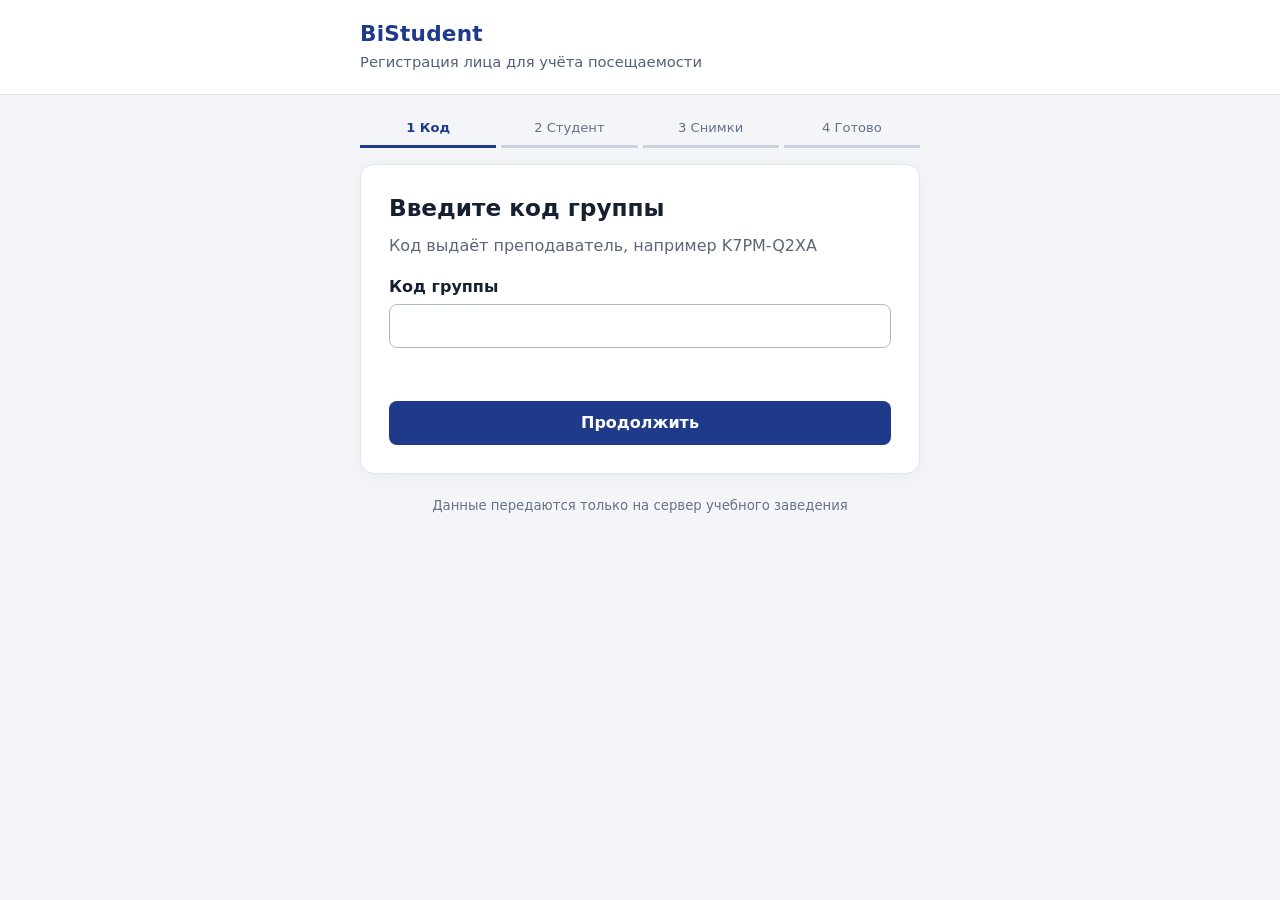
<file: BiStudent.Server/wwwroot/register/index.html>
<!doctype html>
<html lang="ru">
<head>
  <meta charset="utf-8">
  <meta name="viewport" content="width=device-width, initial-scale=1">
  <title>Регистрация лица — BiStudent</title>
  <link rel="stylesheet" href="register.css">
  <script src="register.js" defer></script>
</head>
<body>
  <header class="site-header">
    <div class="shell">
      <strong class="brand">BiStudent</strong>
      <p>Регистрация лица для учёта посещаемости</p>
    </div>
  </header>
  <main class="shell">
    <nav class="steps" aria-label="Шаги регистрации">
      <span data-step-label="1">1 Код</span>
      <span data-step-label="2">2 Студент</span>
      <span data-step-label="3">3 Снимки</span>
      <span data-step-label="4">4 Готово</span>
    </nav>
    <section class="card" id="step-1" aria-labelledby="title-1">
      <h1 id="title-1">Введите код группы</h1>
      <p class="hint">Код выдаёт преподаватель, например K7PM-Q2XA</p>
      <form id="code-form">
        <label for="code">Код группы</label>
        <input id="code" name="code" inputmode="text" autocomplete="off" autocapitalize="characters" maxlength="9" required>
        <p class="error" id="code-error" aria-live="polite"></p>
        <button type="submit" id="code-button">Продолжить</button>
      </form>
    </section>
    <section class="card" id="step-2" aria-labelledby="title-2" hidden>
      <h1 id="title-2">Выберите себя в группе</h1>
      <p id="group-name" class="group-name"></p>
      <p id="expires" class="hint"></p>
      <label for="student-search">Поиск по ФИО</label>
      <input id="student-search" type="search" autocomplete="off" placeholder="Начните вводить фамилию">
      <div id="students" class="student-list" role="radiogroup" aria-label="Студенты группы"></div>
      <p id="replacement-warning" class="notice" hidden>Новые снимки заменят прежние после подтверждения преподавателем.</p>
      <label class="consent">
        <input id="consent" type="checkbox">
        <span>Я подтверждаю, что выбрал(а) себя, и даю согласие на обработку изображения моего лица (биометрических персональных данных) для учёта посещаемости. Снимки видит только преподаватель; полные кадры не сохраняются.</span>
      </label>
      <p class="error" id="student-error" aria-live="polite"></p>
      <button type="button" id="student-next" disabled>Далее</button>
    </section>
    <section class="card" id="step-3" aria-labelledby="title-3" hidden>
      <h1 id="title-3">Сделайте три снимка</h1>
      <p class="hint">Хорошее освещение спереди, без очков от солнца и масок, лицо целиком в рамке.</p>
      <p id="pose" class="pose"></p>
      <div id="camera-mode" hidden>
        <label for="camera-select" id="camera-label" hidden>Камера</label>
        <select id="camera-select" hidden></select>
        <div class="viewfinder">
          <video id="video" autoplay muted playsinline></video>
          <div class="oval" aria-hidden="true"></div>
        </div>
        <button type="button" id="capture">Сделать снимок</button>
      </div>
      <div id="file-mode" hidden>
        <p class="notice">Браузер не дал доступ к камере на этой странице — сделайте три снимка через камеру телефона.</p>
        <div class="file-row"><label for="file-0">1. Смотрите прямо в камеру</label><input id="file-0" type="file" accept="image/*" capture="user"></div>
        <div class="file-row"><label for="file-1">2. Слегка поверните голову влево</label><input id="file-1" type="file" accept="image/*" capture="user"></div>
        <div class="file-row"><label for="file-2">3. Слегка поверните голову вправо</label><input id="file-2" type="file" accept="image/*" capture="user"></div>
      </div>
      <div id="thumbnails" class="thumbnails" aria-label="Сделанные снимки"></div>
      <p class="error" id="submit-error" aria-live="polite"></p>
      <ul class="problems" id="problems"></ul>
      <div class="actions"><button type="button" class="secondary" id="back">Назад</button><button type="button" id="submit" disabled>Отправить</button></div>
    </section>
    <section class="card" id="step-4" aria-labelledby="title-4" hidden>
      <h1 id="title-4">Снимки отправлены</h1>
      <p id="completed-student" class="group-name"></p>
      <p id="completed-message"></p>
      <button type="button" id="another">Зарегистрировать другого студента</button>
    </section>
  </main>
  <footer class="shell">Данные передаются только на сервер учебного заведения</footer>
</body>
</html>
</file>
<file: BiStudent.Server/wwwroot/register/register.css>
:root { color-scheme: light; font-family: system-ui, -apple-system, "Segoe UI", sans-serif; color: #172033; background: #f3f5f9; }
* { box-sizing: border-box; }
body { margin: 0; min-width: 320px; }
button, input, select { font: inherit; }
button, input[type="text"], input[type="search"], select { min-height: 44px; }
button { border: 0; border-radius: 8px; padding: 11px 18px; background: #1f3a8a; color: #fff; font-weight: 650; cursor: pointer; }
button:hover:not(:disabled) { background: #172e70; }
button:disabled { opacity: .55; cursor: not-allowed; }
button:focus-visible, input:focus-visible, select:focus-visible { outline: 3px solid #8ba5f0; outline-offset: 2px; }
button.secondary { background: #e8edf8; color: #1f3a8a; }
button.secondary:hover:not(:disabled) { background: #d8e2f8; }
input[type="text"], input[type="search"], #code, select { width: 100%; border: 1px solid #aeb8c8; border-radius: 8px; padding: 9px 12px; background: #fff; color: #172033; }
input[type="checkbox"], input[type="radio"] { width: 20px; height: 20px; accent-color: #1f3a8a; flex: none; }
label { display: block; font-weight: 600; }
.shell { width: min(100% - 32px, 560px); margin-inline: auto; }
.site-header { background: #fff; border-bottom: 1px solid #dfe4ee; padding: 21px 0; }
.brand { color: #1f3a8a; font-size: 1.35rem; letter-spacing: .01em; }
.site-header p { margin: 5px 0 0; color: #526078; font-size: .92rem; }
.steps { display: flex; gap: 5px; margin: 25px 0 16px; }
.steps span { flex: 1; min-width: 0; border-bottom: 3px solid #cbd3df; padding: 0 2px 10px; color: #657186; text-align: center; font-size: .82rem; }
.steps span.active { border-color: #1f3a8a; color: #1f3a8a; font-weight: 700; }
.card { background: #fff; border: 1px solid #e0e5ee; border-radius: 14px; box-shadow: 0 4px 20px #18244a0a; padding: 28px; }
[hidden] { display: none !important; }
h1 { margin: 0 0 12px; font-size: 1.45rem; line-height: 1.25; }
p { line-height: 1.5; }
.hint { margin: 0 0 19px; color: #5b6679; }
form label, .card > label:not(.consent) { margin-bottom: 8px; }
form button { width: 100%; }
#code { font-size: 1.3rem; letter-spacing: .12em; text-transform: uppercase; }
.error { min-height: 1.3em; color: #a52b30; font-weight: 600; }
.group-name { margin-bottom: 5px; font-size: 1.12rem; font-weight: 700; }
.student-list { max-height: 320px; overflow: auto; margin: 15px 0; display: grid; gap: 8px; }
.student-card { display: flex; align-items: center; gap: 12px; min-height: 56px; border: 1px solid #cbd3df; border-radius: 9px; padding: 11px; cursor: pointer; }
.student-card:has(input:checked) { border-color: #1f3a8a; background: #f1f4ff; }
.student-card .name { flex: 1; }
.badge { display: inline-block; border-radius: 20px; padding: 3px 8px; color: #536072; background: #edf0f4; font-size: .76rem; font-weight: 600; }
.badge.pending { color: #765400; background: #fff2c6; }
.notice { border-radius: 8px; padding: 12px; background: #f4f6fb; color: #46536b; }
.consent { display: flex; align-items: flex-start; gap: 10px; margin: 20px 0 10px; font-weight: 400; line-height: 1.5; }
.consent input { margin-top: 3px; }
#student-next { width: 100%; }
.pose { font-weight: 700; color: #1f3a8a; }
.viewfinder { position: relative; overflow: hidden; border-radius: 10px; background: #172033; aspect-ratio: 4 / 3; margin: 12px 0; }
.viewfinder video { width: 100%; height: 100%; object-fit: cover; transform: scaleX(-1); }
.oval { position: absolute; inset: 11% 25%; border: 3px solid #ffffffd9; border-radius: 50%; box-shadow: 0 0 0 999px #0003; pointer-events: none; }
#camera-select { margin: 8px 0; }
#capture { width: 100%; }
.file-row { margin: 13px 0; }
.file-row label { margin-bottom: 6px; }
.file-row input { width: 100%; min-height: 44px; }
.thumbnails { display: grid; grid-template-columns: repeat(3, 1fr); gap: 9px; margin: 20px 0 8px; }
.thumb { min-width: 0; }
.thumb img, .thumb-placeholder { display: block; width: 100%; aspect-ratio: 1; border-radius: 8px; object-fit: cover; background: #eef1f6; }
.thumb-placeholder { display: grid; place-items: center; color: #637086; text-align: center; font-size: .85rem; }
.thumb button { width: 100%; margin-top: 6px; padding: 8px 4px; font-size: .8rem; }
.problems { margin: 0 0 14px; color: #a52b30; }
.problems:empty { display: none; }
.actions { display: flex; gap: 10px; }
.actions button { flex: 1; }
footer { padding: 24px 0 32px; color: #677284; text-align: center; font-size: .83rem; }
@media (max-width: 480px) {
  .card { padding: 20px; }
  .steps span { font-size: .72rem; }
  .student-card { flex-wrap: wrap; }
  .student-card .badge { margin-left: 32px; }
}
</file>
